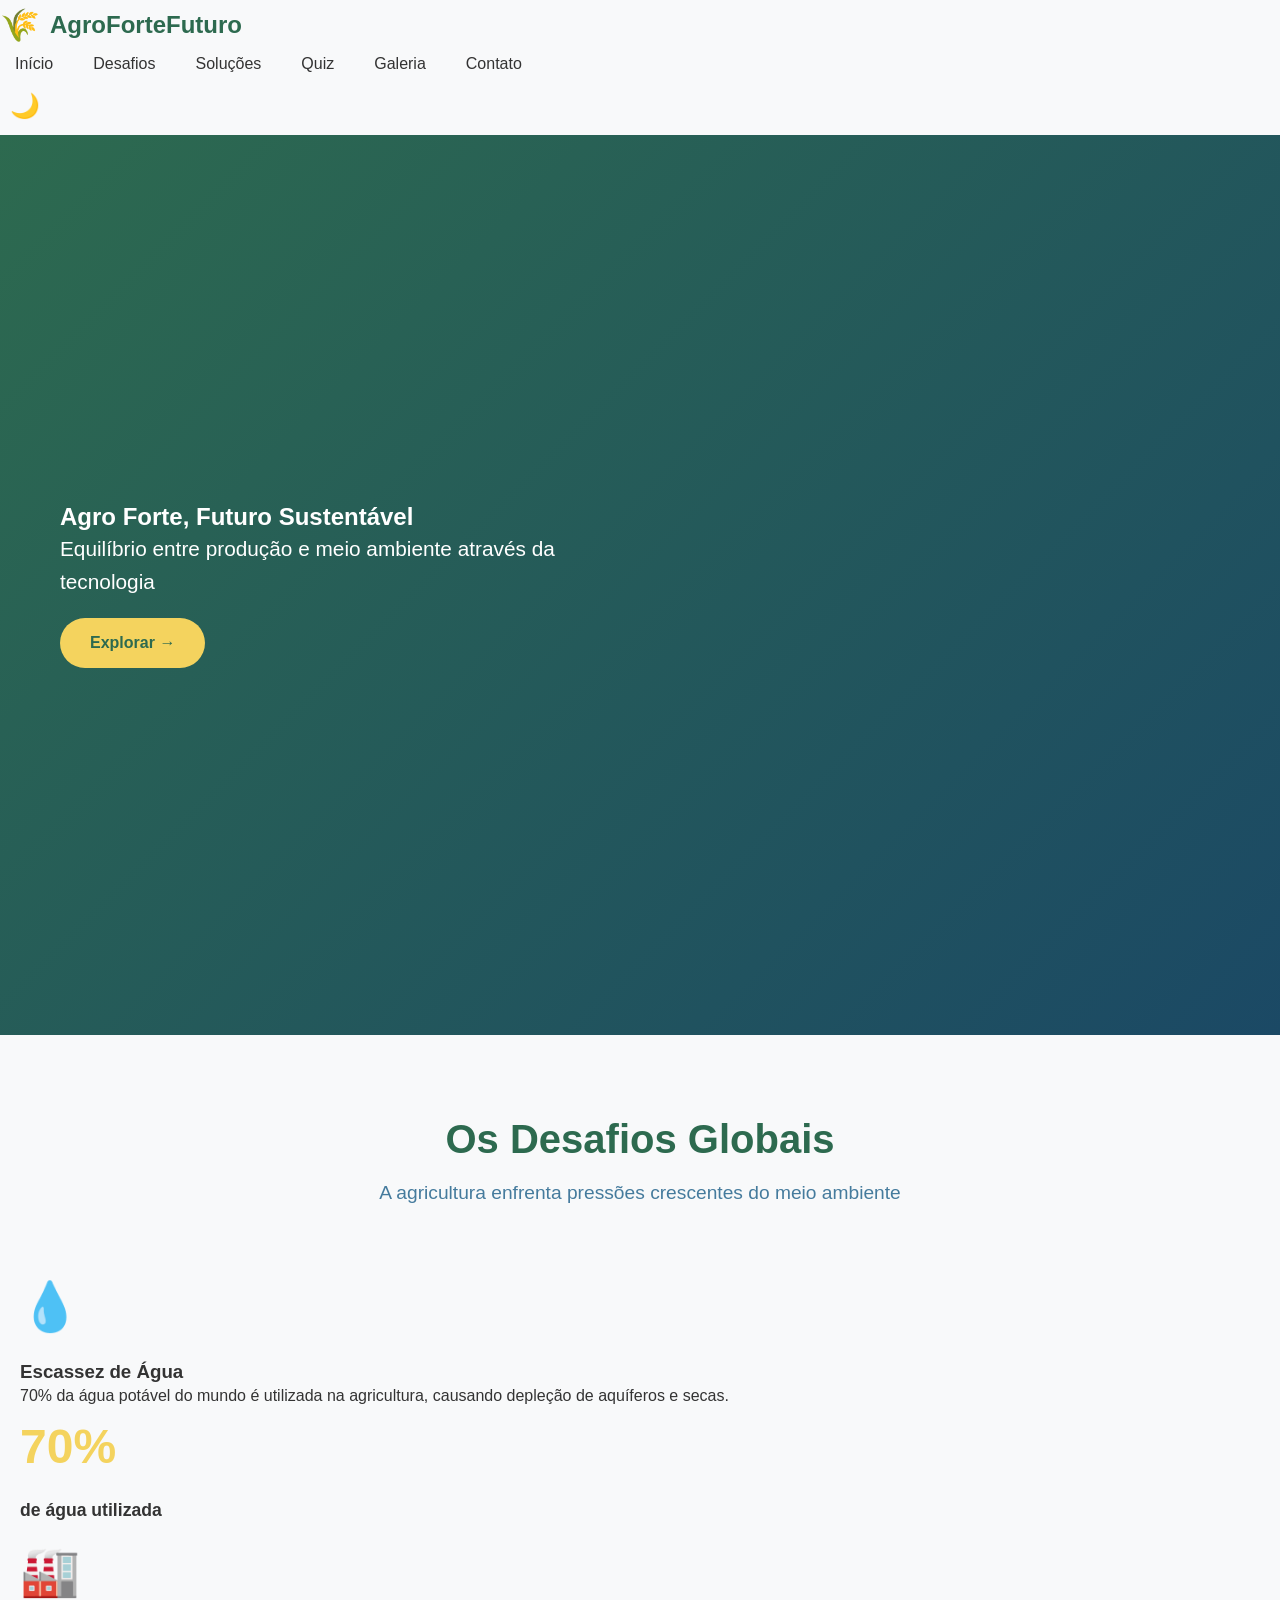
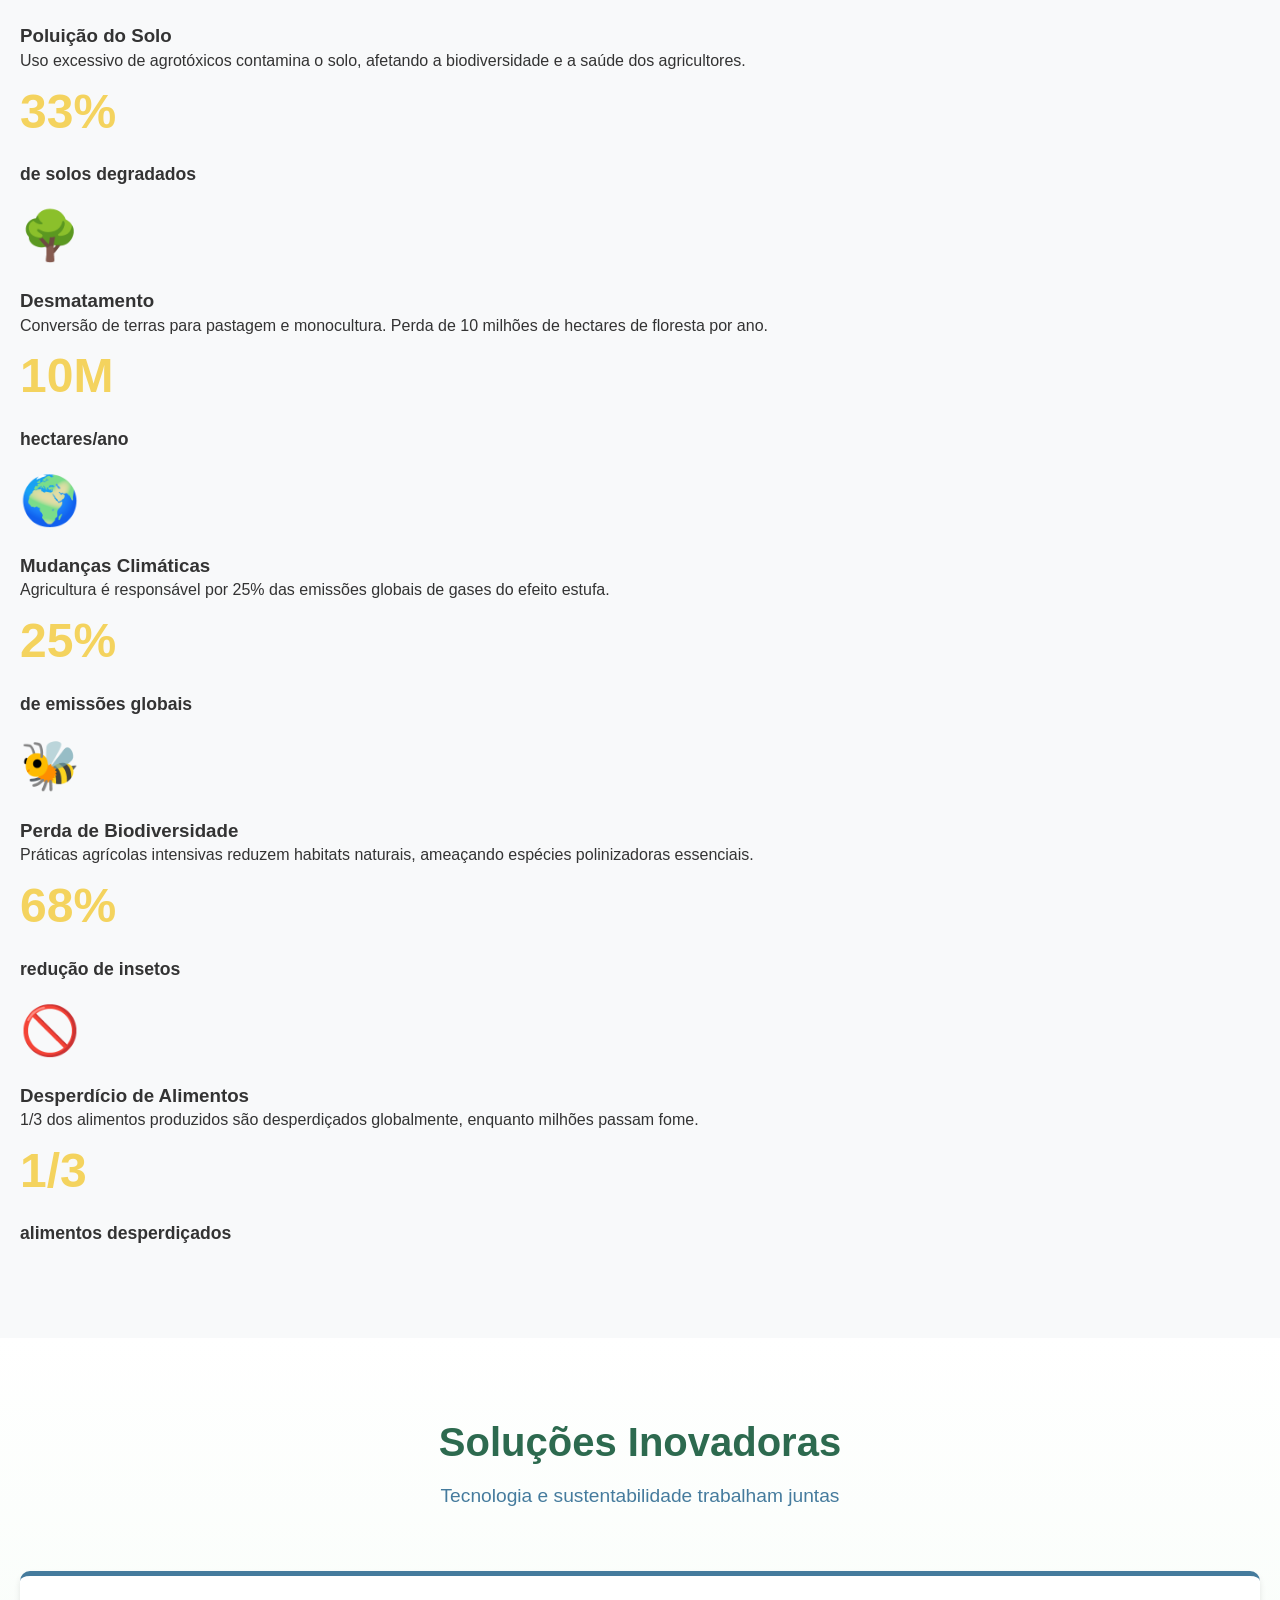
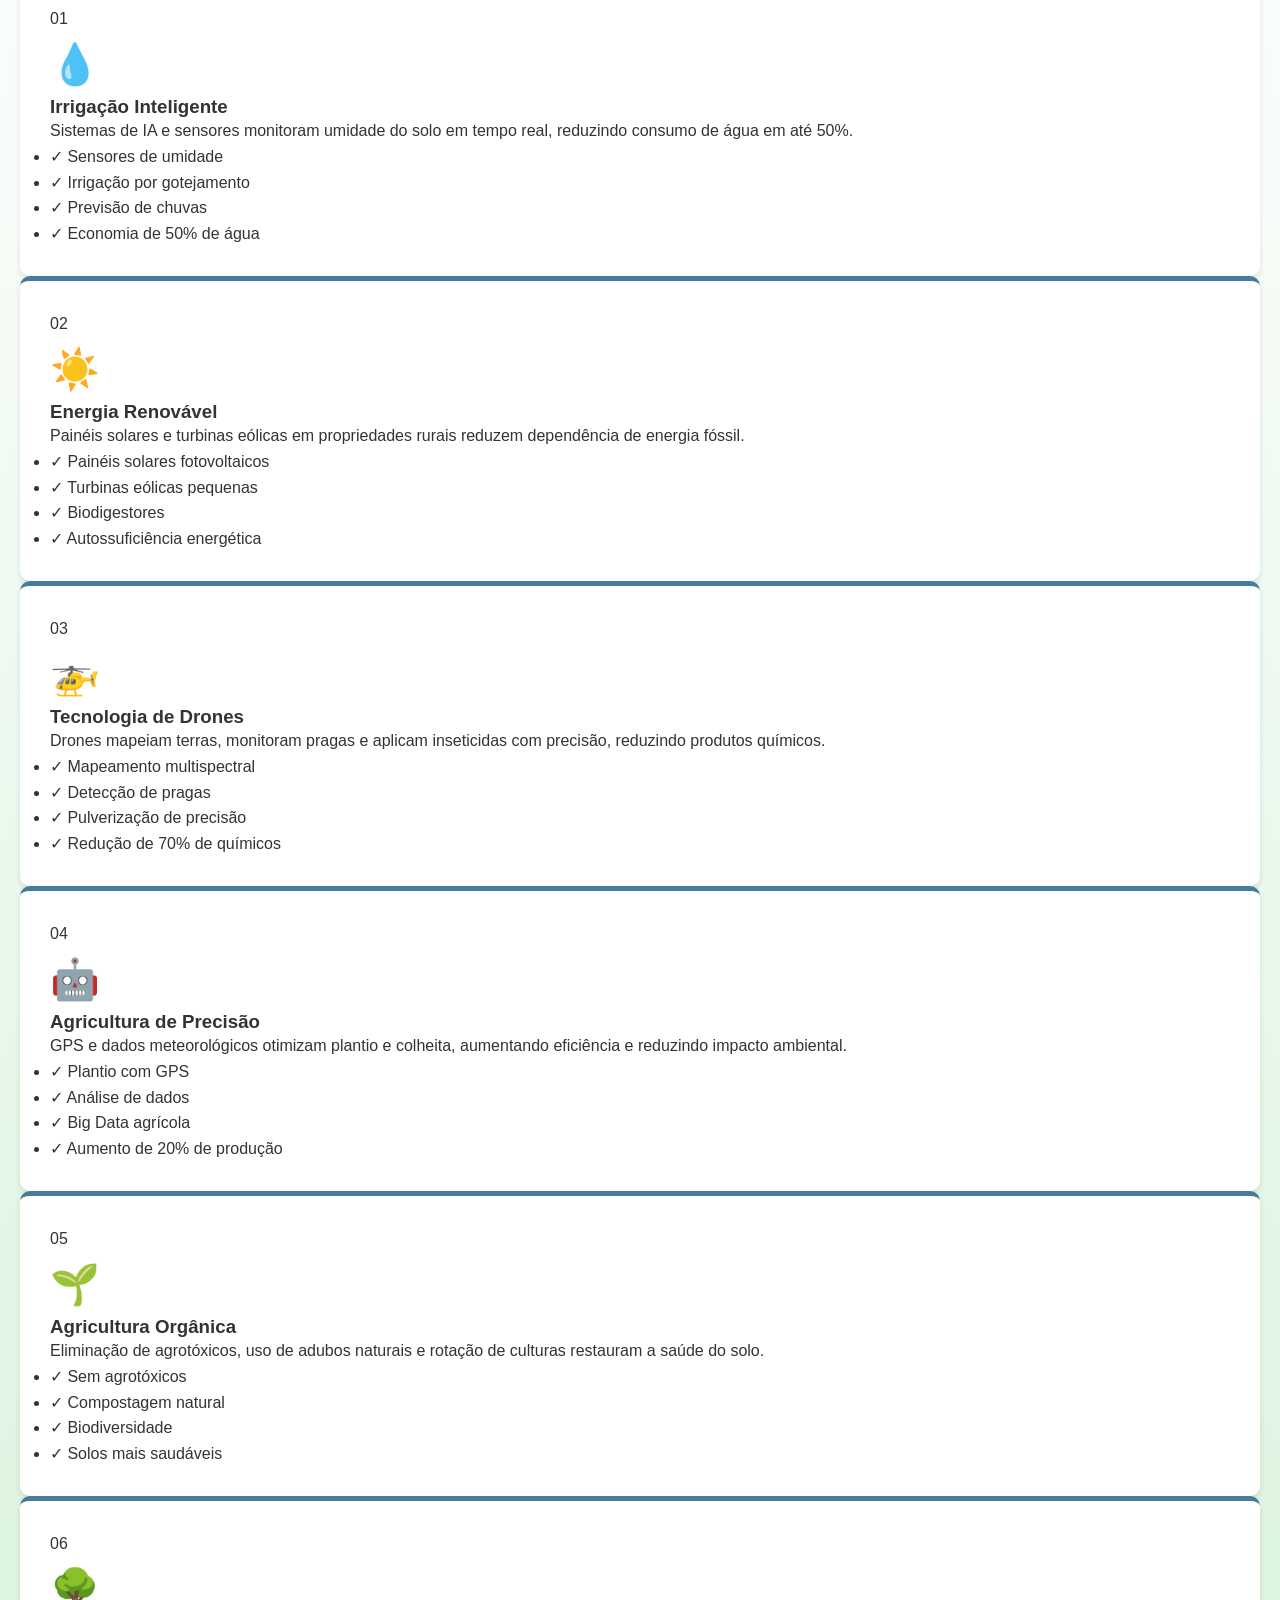
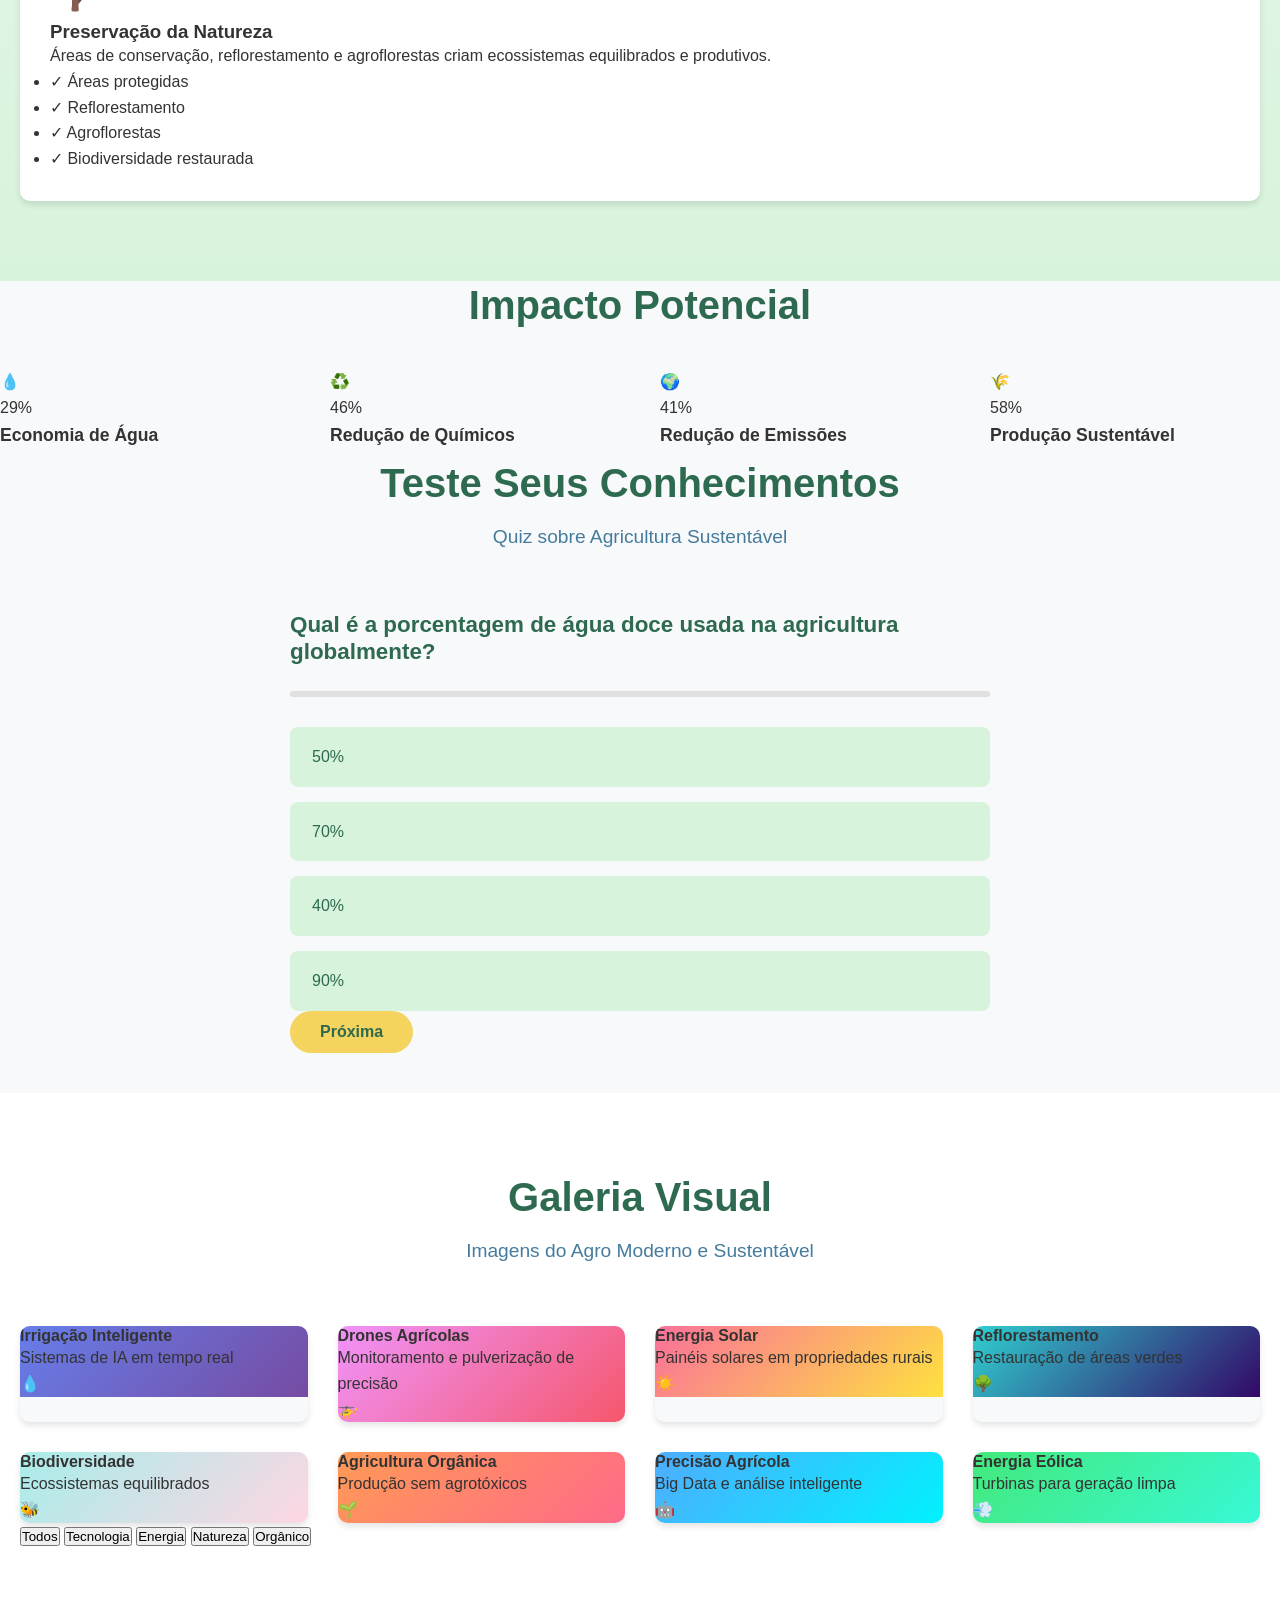
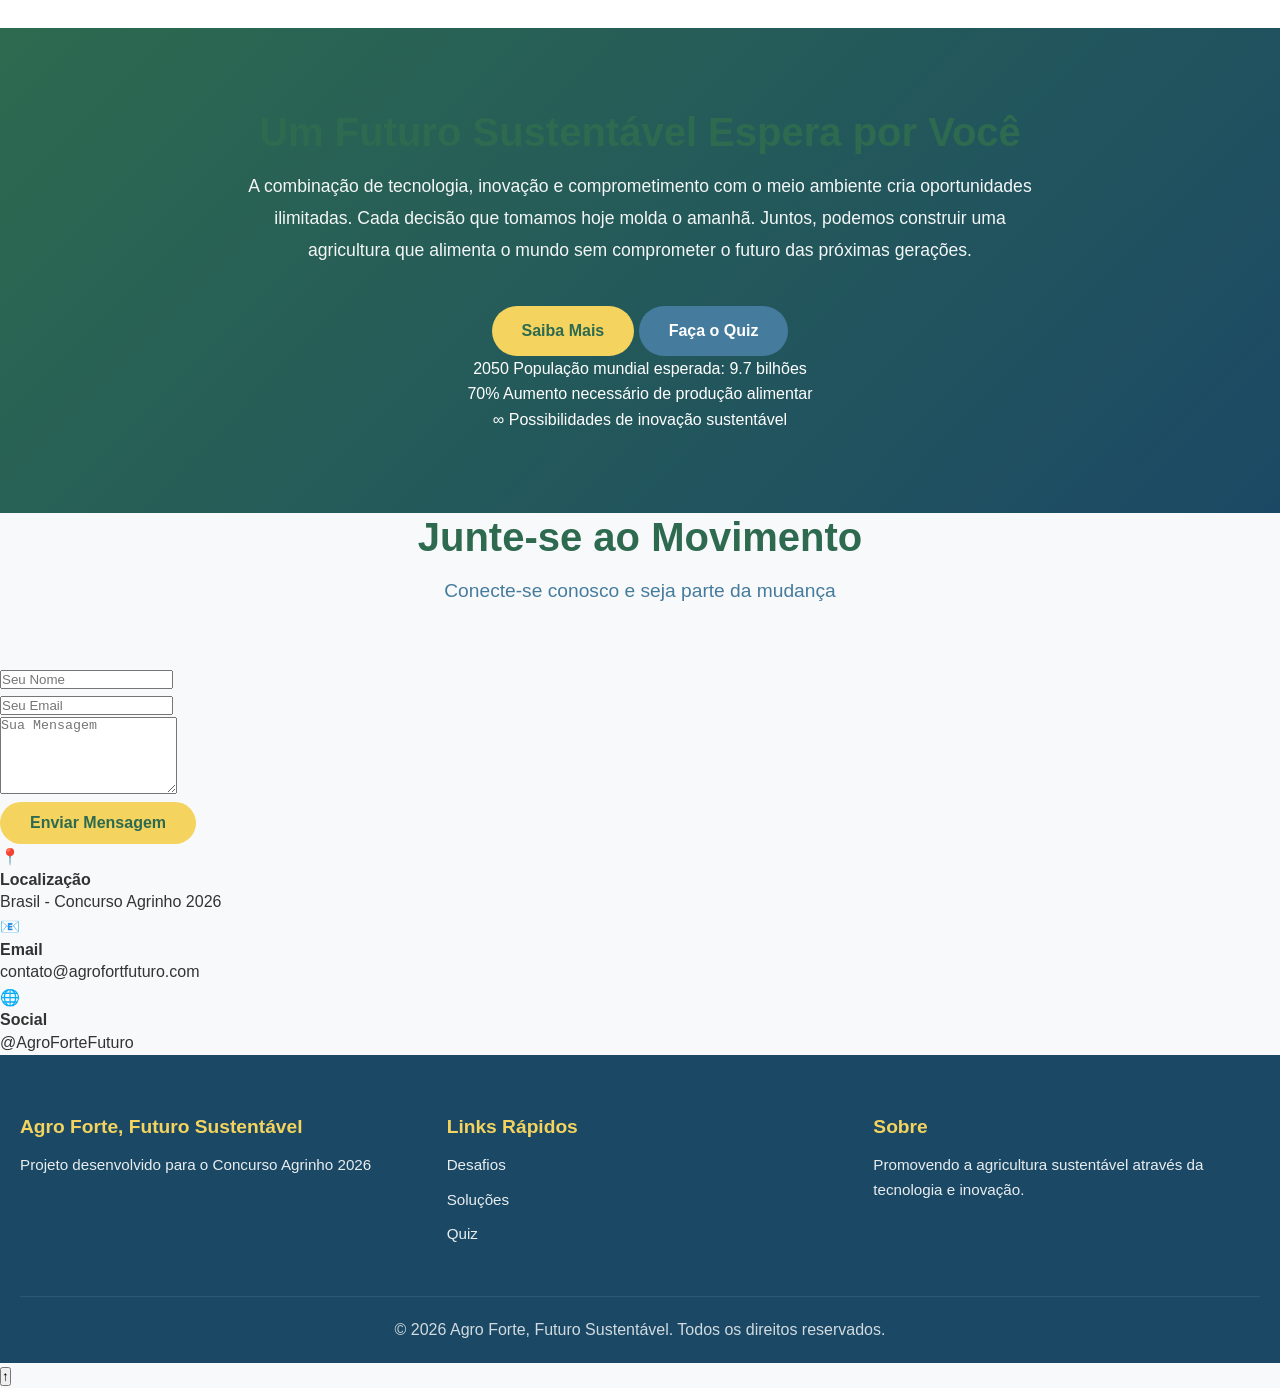
<file: index.html>
<!DOCTYPE html>
<html lang="pt-BR">
<head>
    <meta charset="UTF-8">
    <meta name="viewport" content="width=device-width, initial-scale=1.0">
    <meta name="description" content="Agro Forte, Futuro Sustentável - Concurso Agrinho 2026">
    <title>Agro Forte, Futuro Sustentável | Concurso Agrinho 2026</title>
    <link rel="stylesheet" href="style.css">
    <link rel="icon" type="image/svg+xml" href="data:image/svg+xml,<svg xmlns='http://www.w3.org/2000/svg' viewBox='0 0 100 100'><text y='75' font-size='75' fill='%2327ae60'>🌾</text></svg>">
</head>
<body>
    <!-- Navigation -->
    <nav class="navbar">
        <div class="nav-container">
            <div class="logo">
                <span class="logo-icon">🌾</span>
                <span class="logo-text">AgroForteFuturo</span>
            </div>
            <div class="nav-toggle" id="navToggle">
                <span></span>
                <span></span>
                <span></span>
            </div>
            <ul class="nav-menu" id="navMenu">
                <li><a href="#hero" class="nav-link">Início</a></li>
                <li><a href="#problema" class="nav-link">Desafios</a></li>
                <li><a href="#solucoes" class="nav-link">Soluções</a></li>
                <li><a href="#quiz" class="nav-link">Quiz</a></li>
                <li><a href="#galeria" class="nav-link">Galeria</a></li>
                <li><a href="#contato" class="nav-link">Contato</a></li>
            </ul>
            <div class="theme-toggle" id="themeToggle" title="Alternar tema">
                <span class="theme-icon">🌙</span>
            </div>
        </div>
    </nav>

    <!-- Hero Section -->
    <section id="hero" class="hero">
        <div class="stars"></div>
        <div class="hero-content">
            <div class="hero-text">
                <h1 class="hero-title" data-text="Agro Forte, Futuro Sustentável">
                    Agro Forte, Futuro Sustentável
                </h1>
                <p class="hero-subtitle">Equilíbrio entre produção e meio ambiente através da tecnologia</p>
                <a href="#problema" class="btn btn-primary btn-large">
                    <span>Explorar</span>
                    <span class="btn-arrow">→</span>
                </a>
            </div>
            <div class="hero-animation">
                <div class="field-animation">
                    <div class="plant plant-1"></div>
                    <div class="plant plant-2"></div>
                    <div class="plant plant-3"></div>
                    <div class="plant plant-4"></div>
                    <div class="plant plant-5"></div>
                    <div class="sun"></div>
                    <div class="cloud cloud-1"></div>
                    <div class="cloud cloud-2"></div>
                </div>
            </div>
        </div>
    </section>

    <!-- Problema Section -->
    <section id="problema" class="problema">
        <div class="section-header">
            <h2 class="section-title">Os Desafios Globais</h2>
            <p class="section-subtitle">A agricultura enfrenta pressões crescentes do meio ambiente</p>
        </div>

        <div class="problemas-grid">
            <div class="card-problema" data-aos="fade-up">
                <div class="card-icon">💧</div>
                <h3>Escassez de Água</h3>
                <p>70% da água potável do mundo é utilizada na agricultura, causando depleção de aquíferos e secas.</p>
                <div class="card-stat">
                    <span class="stat-number">70%</span>
                    <span class="stat-label">de água utilizada</span>
                </div>
            </div>

            <div class="card-problema" data-aos="fade-up">
                <div class="card-icon">🏭</div>
                <h3>Poluição do Solo</h3>
                <p>Uso excessivo de agrotóxicos contamina o solo, afetando a biodiversidade e a saúde dos agricultores.</p>
                <div class="card-stat">
                    <span class="stat-number">33%</span>
                    <span class="stat-label">de solos degradados</span>
                </div>
            </div>

            <div class="card-problema" data-aos="fade-up">
                <div class="card-icon">🌳</div>
                <h3>Desmatamento</h3>
                <p>Conversão de terras para pastagem e monocultura. Perda de 10 milhões de hectares de floresta por ano.</p>
                <div class="card-stat">
                    <span class="stat-number">10M</span>
                    <span class="stat-label">hectares/ano</span>
                </div>
            </div>

            <div class="card-problema" data-aos="fade-up">
                <div class="card-icon">🌍</div>
                <h3>Mudanças Climáticas</h3>
                <p>Agricultura é responsável por 25% das emissões globais de gases do efeito estufa.</p>
                <div class="card-stat">
                    <span class="stat-number">25%</span>
                    <span class="stat-label">de emissões globais</span>
                </div>
            </div>

            <div class="card-problema" data-aos="fade-up">
                <div class="card-icon">🐝</div>
                <h3>Perda de Biodiversidade</h3>
                <p>Práticas agrícolas intensivas reduzem habitats naturais, ameaçando espécies polinizadoras essenciais.</p>
                <div class="card-stat">
                    <span class="stat-number">68%</span>
                    <span class="stat-label">redução de insetos</span>
                </div>
            </div>

            <div class="card-problema" data-aos="fade-up">
                <div class="card-icon">🚫</div>
                <h3>Desperdício de Alimentos</h3>
                <p>1/3 dos alimentos produzidos são desperdiçados globalmente, enquanto milhões passam fome.</p>
                <div class="card-stat">
                    <span class="stat-number">1/3</span>
                    <span class="stat-label">alimentos desperdiçados</span>
                </div>
            </div>
        </div>
    </section>

    <!-- Solucoes Section -->
    <section id="solucoes" class="solucoes">
        <div class="section-header">
            <h2 class="section-title">Soluções Inovadoras</h2>
            <p class="section-subtitle">Tecnologia e sustentabilidade trabalham juntas</p>
        </div>

        <div class="solucoes-container">
            <div class="solucao-card" data-aos="fade-right">
                <div class="solucao-number">01</div>
                <div class="solucao-icon">💧</div>
                <h3>Irrigação Inteligente</h3>
                <p>Sistemas de IA e sensores monitoram umidade do solo em tempo real, reduzindo consumo de água em até 50%.</p>
                <ul class="solucao-features">
                    <li>✓ Sensores de umidade</li>
                    <li>✓ Irrigação por gotejamento</li>
                    <li>✓ Previsão de chuvas</li>
                    <li>✓ Economia de 50% de água</li>
                </ul>
            </div>

            <div class="solucao-card" data-aos="fade-right">
                <div class="solucao-number">02</div>
                <div class="solucao-icon">☀️</div>
                <h3>Energia Renovável</h3>
                <p>Painéis solares e turbinas eólicas em propriedades rurais reduzem dependência de energia fóssil.</p>
                <ul class="solucao-features">
                    <li>✓ Painéis solares fotovoltaicos</li>
                    <li>✓ Turbinas eólicas pequenas</li>
                    <li>✓ Biodigestores</li>
                    <li>✓ Autossuficiência energética</li>
                </ul>
            </div>

            <div class="solucao-card" data-aos="fade-right">
                <div class="solucao-number">03</div>
                <div class="solucao-icon">🚁</div>
                <h3>Tecnologia de Drones</h3>
                <p>Drones mapeiam terras, monitoram pragas e aplicam inseticidas com precisão, reduzindo produtos químicos.</p>
                <ul class="solucao-features">
                    <li>✓ Mapeamento multispectral</li>
                    <li>✓ Detecção de pragas</li>
                    <li>✓ Pulverização de precisão</li>
                    <li>✓ Redução de 70% de químicos</li>
                </ul>
            </div>

            <div class="solucao-card" data-aos="fade-right">
                <div class="solucao-number">04</div>
                <div class="solucao-icon">🤖</div>
                <h3>Agricultura de Precisão</h3>
                <p>GPS e dados meteorológicos otimizam plantio e colheita, aumentando eficiência e reduzindo impacto ambiental.</p>
                <ul class="solucao-features">
                    <li>✓ Plantio com GPS</li>
                    <li>✓ Análise de dados</li>
                    <li>✓ Big Data agrícola</li>
                    <li>✓ Aumento de 20% de produção</li>
                </ul>
            </div>

            <div class="solucao-card" data-aos="fade-right">
                <div class="solucao-number">05</div>
                <div class="solucao-icon">🌱</div>
                <h3>Agricultura Orgânica</h3>
                <p>Eliminação de agrotóxicos, uso de adubos naturais e rotação de culturas restauram a saúde do solo.</p>
                <ul class="solucao-features">
                    <li>✓ Sem agrotóxicos</li>
                    <li>✓ Compostagem natural</li>
                    <li>✓ Biodiversidade</li>
                    <li>✓ Solos mais saudáveis</li>
                </ul>
            </div>

            <div class="solucao-card" data-aos="fade-right">
                <div class="solucao-number">06</div>
                <div class="solucao-icon">🌳</div>
                <h3>Preservação da Natureza</h3>
                <p>Áreas de conservação, reflorestamento e agroflorestas criam ecossistemas equilibrados e produtivos.</p>
                <ul class="solucao-features">
                    <li>✓ Áreas protegidas</li>
                    <li>✓ Reflorestamento</li>
                    <li>✓ Agroflorestas</li>
                    <li>✓ Biodiversidade restaurada</li>
                </ul>
            </div>
        </div>
    </section>

    <!-- Estatísticas Section -->
    <section id="stats" class="stats">
        <h2 class="section-title">Impacto Potencial</h2>
        <div class="stats-grid">
            <div class="stat-box" data-target="50">
                <div class="stat-icon">💧</div>
                <div class="stat-value"><span class="counter">0</span>%</div>
                <div class="stat-label">Economia de Água</div>
            </div>
            <div class="stat-box" data-target="80">
                <div class="stat-icon">♻️</div>
                <div class="stat-value"><span class="counter">0</span>%</div>
                <div class="stat-label">Redução de Químicos</div>
            </div>
            <div class="stat-box" data-target="70">
                <div class="stat-icon">🌍</div>
                <div class="stat-value"><span class="counter">0</span>%</div>
                <div class="stat-label">Redução de Emissões</div>
            </div>
            <div class="stat-box" data-target="100">
                <div class="stat-icon">🌾</div>
                <div class="stat-value"><span class="counter">0</span>%</div>
                <div class="stat-label">Produção Sustentável</div>
            </div>
        </div>
    </section>

    <!-- Quiz Section -->
    <section id="quiz" class="quiz">
        <div class="section-header">
            <h2 class="section-title">Teste Seus Conhecimentos</h2>
            <p class="section-subtitle">Quiz sobre Agricultura Sustentável</p>
        </div>

        <div class="quiz-container">
            <div class="quiz-content" id="quizContent">
                <div class="quiz-header">
                    <h3 id="quizQuestion"></h3>
                    <div class="quiz-progress">
                        <span id="questionNumber"></span>/<span id="totalQuestions"></span>
                    </div>
                </div>

                <div class="quiz-options" id="quizOptions"></div>

                <div class="quiz-actions">
                    <button class="btn btn-secondary" id="prevBtn" style="display: none;">Anterior</button>
                    <button class="btn btn-primary" id="nextBtn">Próxima</button>
                </div>
            </div>

            <div class="quiz-result" id="quizResult" style="display: none;">
                <div class="result-icon" id="resultIcon">🎉</div>
                <h3 id="resultTitle"></h3>
                <p id="resultMessage"></p>
                <div class="result-score">
                    <div class="score-circle">
                        <span class="score-value" id="scoreValue">0</span>%
                    </div>
                </div>
                <button class="btn btn-primary" onclick="resetQuiz()">Tentar Novamente</button>
            </div>
        </div>
    </section>

    <!-- Galeria Section -->
    <section id="galeria" class="galeria">
        <div class="section-header">
            <h2 class="section-title">Galeria Visual</h2>
            <p class="section-subtitle">Imagens do Agro Moderno e Sustentável</p>
        </div>

        <div class="galeria-grid">
            <div class="galeria-item" data-category="tecnologia">
                <div class="galeria-image" style="background: linear-gradient(135deg, #667eea 0%, #764ba2 100%);">
                    <div class="galeria-overlay">
                        <h4>Irrigação Inteligente</h4>
                        <p>Sistemas de IA em tempo real</p>
                    </div>
                    <div class="galeria-icon">💧</div>
                </div>
            </div>

            <div class="galeria-item" data-category="tecnologia">
                <div class="galeria-image" style="background: linear-gradient(135deg, #f093fb 0%, #f5576c 100%);">
                    <div class="galeria-overlay">
                        <h4>Drones Agrícolas</h4>
                        <p>Monitoramento e pulverização de precisão</p>
                    </div>
                    <div class="galeria-icon">🚁</div>
                </div>
            </div>

            <div class="galeria-item" data-category="energia">
                <div class="galeria-image" style="background: linear-gradient(135deg, #fa709a 0%, #fee140 100%);">
                    <div class="galeria-overlay">
                        <h4>Energia Solar</h4>
                        <p>Painéis solares em propriedades rurais</p>
                    </div>
                    <div class="galeria-icon">☀️</div>
                </div>
            </div>

            <div class="galeria-item" data-category="natureza">
                <div class="galeria-image" style="background: linear-gradient(135deg, #30cfd0 0%, #330867 100%);">
                    <div class="galeria-overlay">
                        <h4>Reflorestamento</h4>
                        <p>Restauração de áreas verdes</p>
                    </div>
                    <div class="galeria-icon">🌳</div>
                </div>
            </div>

            <div class="galeria-item" data-category="natureza">
                <div class="galeria-image" style="background: linear-gradient(135deg, #a8edea 0%, #fed6e3 100%);">
                    <div class="galeria-overlay">
                        <h4>Biodiversidade</h4>
                        <p>Ecossistemas equilibrados</p>
                    </div>
                    <div class="galeria-icon">🐝</div>
                </div>
            </div>

            <div class="galeria-item" data-category="organico">
                <div class="galeria-image" style="background: linear-gradient(135deg, #ff9a56 0%, #ff6a88 100%);">
                    <div class="galeria-overlay">
                        <h4>Agricultura Orgânica</h4>
                        <p>Produção sem agrotóxicos</p>
                    </div>
                    <div class="galeria-icon">🌱</div>
                </div>
            </div>

            <div class="galeria-item" data-category="tecnologia">
                <div class="galeria-image" style="background: linear-gradient(135deg, #4facfe 0%, #00f2fe 100%);">
                    <div class="galeria-overlay">
                        <h4>Precisão Agrícola</h4>
                        <p>Big Data e análise inteligente</p>
                    </div>
                    <div class="galeria-icon">🤖</div>
                </div>
            </div>

            <div class="galeria-item" data-category="energia">
                <div class="galeria-image" style="background: linear-gradient(135deg, #43e97b 0%, #38f9d7 100%);">
                    <div class="galeria-overlay">
                        <h4>Energia Eólica</h4>
                        <p>Turbinas para geração limpa</p>
                    </div>
                    <div class="galeria-icon">💨</div>
                </div>
            </div>
        </div>

        <div class="galeria-filters">
            <button class="filter-btn active" data-filter="all">Todos</button>
            <button class="filter-btn" data-filter="tecnologia">Tecnologia</button>
            <button class="filter-btn" data-filter="energia">Energia</button>
            <button class="filter-btn" data-filter="natureza">Natureza</button>
            <button class="filter-btn" data-filter="organico">Orgânico</button>
        </div>
    </section>

    <!-- Futuro Section -->
    <section id="futuro" class="futuro">
        <div class="futuro-content">
            <h2 class="section-title">Um Futuro Sustentável Espera por Você</h2>
            <p class="futuro-text">
                A combinação de tecnologia, inovação e comprometimento com o meio ambiente cria oportunidades ilimitadas. 
                Cada decisão que tomamos hoje molda o amanhã. Juntos, podemos construir uma agricultura que alimenta o mundo 
                sem comprometer o futuro das próximas gerações.
            </p>
            
            <div class="futuro-actions">
                <a href="#problema" class="btn btn-primary btn-large">
                    Saiba Mais
                </a>
                <a href="#quiz" class="btn btn-secondary btn-large">
                    Faça o Quiz
                </a>
            </div>

            <div class="futuro-stats">
                <div class="futuro-stat">
                    <span class="futuro-number">2050</span>
                    <span class="futuro-label">População mundial esperada: 9.7 bilhões</span>
                </div>
                <div class="futuro-stat">
                    <span class="futuro-number">70%</span>
                    <span class="futuro-label">Aumento necessário de produção alimentar</span>
                </div>
                <div class="futuro-stat">
                    <span class="futuro-number">∞</span>
                    <span class="futuro-label">Possibilidades de inovação sustentável</span>
                </div>
            </div>
        </div>

        <div class="futuro-animation">
            <div class="earth"></div>
        </div>
    </section>

    <!-- Contato Section -->
    <section id="contato" class="contato">
        <div class="section-header">
            <h2 class="section-title">Junte-se ao Movimento</h2>
            <p class="section-subtitle">Conecte-se conosco e seja parte da mudança</p>
        </div>

        <div class="contato-container">
            <form class="contato-form" id="contactForm">
                <div class="form-group">
                    <input type="text" placeholder="Seu Nome" required class="form-input">
                    <span class="form-line"></span>
                </div>

                <div class="form-group">
                    <input type="email" placeholder="Seu Email" required class="form-input">
                    <span class="form-line"></span>
                </div>

                <div class="form-group">
                    <textarea placeholder="Sua Mensagem" rows="5" required class="form-input"></textarea>
                    <span class="form-line"></span>
                </div>

                <button type="submit" class="btn btn-primary btn-large">
                    Enviar Mensagem
                </button>
            </form>

            <div class="contato-info">
                <div class="info-item">
                    <div class="info-icon">📍</div>
                    <div class="info-content">
                        <h4>Localização</h4>
                        <p>Brasil - Concurso Agrinho 2026</p>
                    </div>
                </div>

                <div class="info-item">
                    <div class="info-icon">📧</div>
                    <div class="info-content">
                        <h4>Email</h4>
                        <p>contato@agrofortfuturo.com</p>
                    </div>
                </div>

                <div class="info-item">
                    <div class="info-icon">🌐</div>
                    <div class="info-content">
                        <h4>Social</h4>
                        <p>@AgroForteFuturo</p>
                    </div>
                </div>
            </div>
        </div>
    </section>

    <!-- Footer -->
    <footer class="footer">
        <div class="footer-content">
            <div class="footer-section">
                <h4>Agro Forte, Futuro Sustentável</h4>
                <p>Projeto desenvolvido para o Concurso Agrinho 2026</p>
            </div>
            <div class="footer-section">
                <h4>Links Rápidos</h4>
                <ul>
                    <li><a href="#problema">Desafios</a></li>
                    <li><a href="#solucoes">Soluções</a></li>
                    <li><a href="#quiz">Quiz</a></li>
                </ul>
            </div>
            <div class="footer-section">
                <h4>Sobre</h4>
                <p>Promovendo a agricultura sustentável através da tecnologia e inovação.</p>
            </div>
        </div>
        <div class="footer-bottom">
            <p>&copy; 2026 Agro Forte, Futuro Sustentável. Todos os direitos reservados.</p>
        </div>
    </footer>

    <!-- Scroll to Top Button -->
    <button class="scroll-to-top" id="scrollToTop" title="Voltar ao topo">
        ↑
    </button>

    <!-- Scripts -->
    <script src="script.js"></script>
</body>
</html>
</file>
<file: style.css>
/* ========================================
   AGRINHO 2026 - ESTILOS GLOBAIS
   ======================================== */

* {
    margin: 0;
    padding: 0;
    box-sizing: border-box;
}

/* Cores e Variáveis */
:root {
    --cor-verde: #2d6a4f;
    --cor-verde-claro: #52b788;
    --cor-verde-muito-claro: #d8f3dc;
    --cor-azul: #1b4965;
    --cor-azul-claro: #457b9d;
    --cor-amarelo: #f4d35e;
    --cor-branco: #ffffff;
    --cor-cinza-claro: #f8f9fa;
    --cor-cinza-escuro: #333333;
    --sombra-suave: 0 4px 6px rgba(0, 0, 0, 0.1);
    --sombra-media: 0 10px 30px rgba(0, 0, 0, 0.15);
    --transicao: all 0.3s ease;
}

/* Dark Mode */
body.dark-mode {
    --cor-cinza-claro: #1a1a1a;
    --cor-cinza-escuro: #e0e0e0;
}

/* Fontes e Tipografia */
html {
    scroll-behavior: smooth;
    font-size: 16px;
}

body {
    font-family: 'Segoe UI', Tahoma, Geneva, Verdana, sans-serif;
    line-height: 1.6;
    color: var(--cor-cinza-escuro);
    background-color: var(--cor-cinza-claro);
    transition: var(--transicao);
}

h1, h2, h3, h4, h5, h6 {
    font-weight: 700;
    line-height: 1.2;
}

/* Container Reutilizável */
.container {
    max-width: 1200px;
    margin: 0 auto;
    padding: 0 20px;
}

/* ========================================
   NAVEGAÇÃO
   ======================================== */

.header {
    position: sticky;
    top: 0;
    z-index: 1000;
    background-color: var(--cor-branco);
    box-shadow: var(--sombra-suave);
    transition: var(--transicao);
}

body.dark-mode .header {
    background-color: #0a0a0a;
    box-shadow: 0 4px 6px rgba(255, 255, 255, 0.1);
}

.navbar {
    padding: 0;
}

.navbar-container {
    display: flex;
    justify-content: space-between;
    align-items: center;
    padding: 15px 20px;
    max-width: 1200px;
    margin: 0 auto;
}

.logo {
    display: flex;
    align-items: center;
    gap: 10px;
    text-decoration: none;
    color: var(--cor-verde);
    font-size: 24px;
    font-weight: 700;
}

.logo-icon {
    font-size: 32px;
}

.logo h1 {
    font-size: 24px;
    margin: 0;
    color: var(--cor-verde);
}

.nav-menu {
    display: flex;
    list-style: none;
    align-items: center;
    gap: 10px;
}

.nav-link {
    color: var(--cor-cinza-escuro);
    text-decoration: none;
    padding: 10px 15px;
    border-radius: 5px;
    transition: var(--transicao);
    font-weight: 500;
}

body.dark-mode .nav-link {
    color: var(--cor-cinza-claro);
}

.nav-link:hover {
    background-color: var(--cor-verde-muito-claro);
    color: var(--cor-verde);
}

body.dark-mode .nav-link:hover {
    background-color: rgba(82, 183, 136, 0.2);
}

.theme-toggle, .menu-toggle {
    background: none;
    border: none;
    font-size: 24px;
    cursor: pointer;
    transition: var(--transicao);
    padding: 10px;
}

.theme-toggle:hover, .menu-toggle:hover {
    transform: scale(1.2);
}

.menu-toggle {
    display: none;
    flex-direction: column;
    gap: 5px;
}

.menu-toggle span {
    width: 25px;
    height: 3px;
    background-color: var(--cor-verde);
    border-radius: 2px;
    transition: var(--transicao);
}

/* Menu Mobile */
@media (max-width: 768px) {
    .menu-toggle {
        display: flex;
    }

    .nav-menu {
        position: absolute;
        top: 70px;
        left: 0;
        right: 0;
        flex-direction: column;
        background-color: var(--cor-branco);
        gap: 0;
        max-height: 0;
        overflow: hidden;
        transition: max-height 0.3s ease;
    }

    body.dark-mode .nav-menu {
        background-color: #1a1a1a;
    }

    .nav-menu.ativo {
        max-height: 500px;
    }

    .nav-link {
        width: 100%;
        padding: 15px 20px;
        border-radius: 0;
    }
}

/* ========================================
   SEÇÃO HERO
   ======================================== */

.hero {
    position: relative;
    height: 100vh;
    display: flex;
    align-items: center;
    justify-content: center;
    background: linear-gradient(135deg, var(--cor-verde) 0%, var(--cor-azul) 100%);
    color: var(--cor-branco);
    overflow: hidden;
}

.animated-background {
    position: absolute;
    top: 0;
    left: 0;
    right: 0;
    bottom: 0;
    background: 
        radial-gradient(circle at 20% 50%, rgba(82, 183, 136, 0.1) 0%, transparent 50%),
        radial-gradient(circle at 80% 80%, rgba(244, 211, 94, 0.1) 0%, transparent 50%);
    animation: floatBackground 15s ease-in-out infinite;
}

@keyframes floatBackground {
    0%, 100% { transform: translate(0, 0); }
    50% { transform: translate(20px, -20px); }
}

.hero-content {
    position: relative;
    z-index: 10;
    display: grid;
    grid-template-columns: 1fr 1fr;
    gap: 50px;
    align-items: center;
    max-width: 1200px;
    margin: 0 auto;
    padding: 0 20px;
}

.hero-text h2 {
    font-size: 3.5rem;
    line-height: 1.2;
    margin-bottom: 20px;
    animation: slideInLeft 0.8s ease-out;
}

.hero-subtitle {
    font-size: 1.3rem;
    margin-bottom: 20px;
    opacity: 0.95;
    animation: slideInLeft 0.8s ease-out 0.1s both;
}

.hero-description {
    font-size: 1.1rem;
    margin-bottom: 30px;
    opacity: 0.9;
    line-height: 1.8;
    animation: slideInLeft 0.8s ease-out 0.2s both;
}

.floating-elements {
    display: flex;
    justify-content: center;
    align-items: center;
    height: 400px;
    position: relative;
    animation: slideInRight 0.8s ease-out;
}

.float-item {
    position: absolute;
    font-size: 80px;
    animation: float 4s ease-in-out infinite;
}

@keyframes slideInLeft {
    from {
        opacity: 0;
        transform: translateX(-50px);
    }
    to {
        opacity: 1;
        transform: translateX(0);
    }
}

@keyframes slideInRight {
    from {
        opacity: 0;
        transform: translateX(50px);
    }
    to {
        opacity: 1;
        transform: translateX(0);
    }
}

@keyframes float {
    0%, 100% { transform: translateY(0px); }
    50% { transform: translateY(-30px); }
}

/* Botão */
.btn {
    padding: 12px 30px;
    border: none;
    border-radius: 50px;
    font-size: 1rem;
    font-weight: 600;
    cursor: pointer;
    transition: var(--transicao);
    text-decoration: none;
    display: inline-block;
}

.btn-primary {
    background-color: var(--cor-amarelo);
    color: var(--cor-verde);
}

.btn-primary:hover {
    background-color: #f9d85f;
    transform: translateY(-3px);
    box-shadow: var(--sombra-media);
}

.btn-secondary {
    background-color: var(--cor-azul-claro);
    color: var(--cor-branco);
}

.btn-secondary:hover {
    background-color: var(--cor-azul);
    transform: translateY(-3px);
    box-shadow: var(--sombra-media);
}

@media (max-width: 768px) {
    .hero {
        height: auto;
        padding: 60px 20px;
    }

    .hero-content {
        grid-template-columns: 1fr;
        gap: 40px;
    }

    .hero-text h2 {
        font-size: 2.5rem;
    }

    .hero-subtitle {
        font-size: 1.1rem;
    }
}

/* ========================================
   SEÇÃO PROBLEMA
   ======================================== */

.problema {
    padding: 80px 20px;
    background-color: var(--cor-cinza-claro);
}

.section-title {
    font-size: 2.5rem;
    text-align: center;
    color: var(--cor-verde);
    margin-bottom: 15px;
}

.section-subtitle {
    font-size: 1.2rem;
    text-align: center;
    color: var(--cor-azul-claro);
    margin-bottom: 60px;
}

.problema-cards {
    display: grid;
    grid-template-columns: repeat(auto-fit, minmax(280px, 1fr));
    gap: 30px;
    margin-top: 40px;
}

.card {
    background-color: var(--cor-branco);
    padding: 30px;
    border-radius: 10px;
    box-shadow: var(--sombra-suave);
    transition: var(--transicao);
    border-left: 5px solid var(--cor-verde);
}

body.dark-mode .card {
    background-color: #2a2a2a;
    color: var(--cor-cinza-claro);
}

.card:hover {
    transform: translateY(-10px);
    box-shadow: var(--sombra-media);
}

.card-icon {
    font-size: 3rem;
    margin-bottom: 15px;
}

.card h3 {
    font-size: 1.4rem;
    margin-bottom: 10px;
    color: var(--cor-verde);
}

body.dark-mode .card h3 {
    color: var(--cor-verde-claro);
}

.card p {
    font-size: 1rem;
    line-height: 1.6;
    margin-bottom: 20px;
    color: var(--cor-cinza-escuro);
}

body.dark-mode .card p {
    color: var(--cor-cinza-claro);
}

.impact-bar {
    width: 100%;
    height: 8px;
    background-color: #e0e0e0;
    border-radius: 5px;
    overflow: hidden;
    margin: 15px 0;
}

body.dark-mode .impact-bar {
    background-color: #444;
}

.impact-fill {
    height: 100%;
    background: linear-gradient(90deg, var(--cor-verde), var(--cor-amarelo));
    border-radius: 5px;
    transition: width 1s ease-out;
}

.impact-text {
    font-size: 0.85rem;
    color: var(--cor-azul-claro);
    font-weight: 600;
}

/* ========================================
   SEÇÃO SOLUÇÕES
   ======================================== */

.solucoes {
    padding: 80px 20px;
    background: linear-gradient(180deg, var(--cor-branco) 0%, var(--cor-verde-muito-claro) 100%);
}

body.dark-mode .solucoes {
    background: linear-gradient(180deg, #1a1a1a 0%, rgba(45, 106, 79, 0.1) 100%);
}

.solucoes-grid {
    display: grid;
    grid-template-columns: repeat(auto-fit, minmax(320px, 1fr));
    gap: 30px;
    margin-top: 40px;
}

.solucao-card {
    background-color: var(--cor-branco);
    padding: 30px;
    border-radius: 10px;
    box-shadow: var(--sombra-suave);
    transition: var(--transicao);
    border-top: 5px solid var(--cor-azul-claro);
}

body.dark-mode .solucao-card {
    background-color: #2a2a2a;
}

.solucao-card:hover {
    transform: translateY(-15px);
    box-shadow: var(--sombra-media);
}

.solucao-header {
    display: flex;
    align-items: center;
    gap: 15px;
    margin-bottom: 20px;
}

.solucao-icon {
    font-size: 2.5rem;
}

.solucao-header h3 {
    font-size: 1.3rem;
    color: var(--cor-verde);
}

body.dark-mode .solucao-header h3 {
    color: var(--cor-verde-claro);
}

.solucao-body p {
    margin-bottom: 20px;
    color: var(--cor-cinza-escuro);
}

body.dark-mode .solucao-body p {
    color: var(--cor-cinza-claro);
}

.beneficios {
    list-style: none;
}

.beneficios li {
    padding: 8px 0;
    color: var(--cor-azul-claro);
    font-weight: 500;
}

/* ========================================
   ESTATÍSTICAS
   ======================================== */

.estatisticas {
    padding: 80px 20px;
    background-color: var(--cor-verde);
    color: var(--cor-branco);
}

.estatisticas .section-title {
    color: var(--cor-amarelo);
}

.estatisticas .section-subtitle {
    color: var(--cor-branco);
    opacity: 0.9;
}

.stats-grid {
    display: grid;
    grid-template-columns: repeat(auto-fit, minmax(250px, 1fr));
    gap: 40px;
    margin-top: 40px;
}

.stat-card {
    text-align: center;
    padding: 30px;
    background-color: rgba(255, 255, 255, 0.1);
    border-radius: 10px;
    transition: var(--transicao);
}

.stat-card:hover {
    background-color: rgba(255, 255, 255, 0.15);
    transform: translateY(-10px);
}

.stat-number {
    font-size: 3rem;
    font-weight: 700;
    color: var(--cor-amarelo);
    display: block;
    margin-bottom: 10px;
}

.stat-label {
    font-size: 1.1rem;
    font-weight: 600;
    margin-bottom: 10px;
    display: block;
}

.stat-card p {
    font-size: 0.95rem;
    opacity: 0.9;
}

/* ========================================
   SEÇÃO INTERATIVA - QUIZ
   ======================================== */

.interativo {
    padding: 80px 20px;
    background-color: var(--cor-cinza-claro);
}

body.dark-mode .interativo {
    background-color: #1a1a1a;
}

.quiz-container {
    max-width: 700px;
    margin: 40px auto;
}

.quiz-card {
    background-color: var(--cor-branco);
    border-radius: 10px;
    box-shadow: var(--sombra-media);
    padding: 40px;
    animation: slideInUp 0.5s ease-out;
}

body.dark-mode .quiz-card {
    background-color: #2a2a2a;
}

@keyframes slideInUp {
    from {
        opacity: 0;
        transform: translateY(30px);
    }
    to {
        opacity: 1;
        transform: translateY(0);
    }
}

.quiz-progress {
    width: 100%;
    height: 6px;
    background-color: #e0e0e0;
    border-radius: 3px;
    overflow: hidden;
    margin-bottom: 30px;
}

body.dark-mode .quiz-progress {
    background-color: #444;
}

.progress-bar {
    height: 100%;
    background: linear-gradient(90deg, var(--cor-verde), var(--cor-azul));
    width: 0%;
    transition: width 0.3s ease;
}

.quiz-content h3 {
    font-size: 1.4rem;
    margin-bottom: 25px;
    color: var(--cor-verde);
}

body.dark-mode .quiz-content h3 {
    color: var(--cor-verde-claro);
}

.quiz-options {
    display: grid;
    gap: 15px;
}

.quiz-option {
    padding: 15px 20px;
    background-color: var(--cor-verde-muito-claro);
    border: 2px solid transparent;
    border-radius: 8px;
    cursor: pointer;
    transition: var(--transicao);
    font-weight: 500;
    color: var(--cor-verde);
}

body.dark-mode .quiz-option {
    background-color: rgba(82, 183, 136, 0.2);
    color: var(--cor-verde-claro);
}

.quiz-option:hover {
    background-color: var(--cor-verde-claro);
    color: var(--cor-branco);
    border-color: var(--cor-verde);
}

.quiz-option.selecionado {
    background-color: var(--cor-verde);
    color: var(--cor-branco);
    border-color: var(--cor-verde);
}

.quiz-option.correto {
    background-color: #52b788;
    color: var(--cor-branco);
}

.quiz-option.incorreto {
    background-color: #d62828;
    color: var(--cor-branco);
}

.quiz-resultado {
    text-align: center;
    animation: slideInUp 0.5s ease-out;
}

.quiz-resultado h3 {
    font-size: 2rem;
    color: var(--cor-verde);
    margin-bottom: 20px;
}

body.dark-mode .quiz-resultado h3 {
    color: var(--cor-verde-claro);
}

.resultado-score {
    font-size: 3rem;
    font-weight: 700;
    color: var(--cor-amarelo);
    margin: 30px 0;
}

/* ========================================
   GALERIA
   ======================================== */

.galeria {
    padding: 80px 20px;
    background-color: var(--cor-branco);
}

body.dark-mode .galeria {
    background-color: #0a0a0a;
}

.galeria-grid {
    display: grid;
    grid-template-columns: repeat(auto-fit, minmax(280px, 1fr));
    gap: 30px;
    margin-top: 40px;
}

.galeria-item {
    background-color: var(--cor-cinza-claro);
    border-radius: 10px;
    overflow: hidden;
    box-shadow: var(--sombra-suave);
    transition: var(--transicao);
    cursor: pointer;
}

body.dark-mode .galeria-item {
    background-color: #2a2a2a;
}

.galeria-item:hover {
    transform: translateY(-15px);
    box-shadow: var(--sombra-media);
}

.galeria-imagem {
    height: 200px;
    display: flex;
    align-items: center;
    justify-content: center;
    position: relative;
    overflow: hidden;
    transition: var(--transicao);
}

.galeria-imagem:hover {
    transform: scale(1.1);
}

.galeria-emoji {
    font-size: 4rem;
}

.galeria-info {
    padding: 20px;
}

.galeria-info h3 {
    font-size: 1.2rem;
    margin-bottom: 10px;
    color: var(--cor-verde);
}

body.dark-mode .galeria-info h3 {
    color: var(--cor-verde-claro);
}

.galeria-info p {
    font-size: 0.95rem;
    color: var(--cor-cinza-escuro);
}

body.dark-mode .galeria-info p {
    color: var(--cor-cinza-claro);
}

/* ========================================
   SEÇÃO INSPIRADORA
   ======================================== */

.futuro {
    padding: 80px 20px;
    background: linear-gradient(135deg, var(--cor-verde) 0%, var(--cor-azul) 100%);
    color: var(--cor-branco);
    text-align: center;
}

.futuro-content {
    max-width: 800px;
    margin: 0 auto;
}

.futuro-title {
    font-size: 2.5rem;
    margin-bottom: 30px;
    color: var(--cor-amarelo);
}

.futuro-text {
    font-size: 1.1rem;
    line-height: 1.8;
    margin-bottom: 40px;
    opacity: 0.95;
}

.cta-destaque {
    font-size: 1.3rem;
    font-weight: 600;
    margin-bottom: 20px;
    color: var(--cor-amarelo);
}

.futuro-cta {
    animation: slideInUp 0.8s ease-out;
}

/* ========================================
   FOOTER
   ======================================== */

.footer {
    background-color: var(--cor-azul);
    color: var(--cor-branco);
    padding: 60px 20px 20px;
}

body.dark-mode .footer {
    background-color: #000;
}

.footer-content {
    display: grid;
    grid-template-columns: repeat(auto-fit, minmax(250px, 1fr));
    gap: 40px;
    margin-bottom: 40px;
}

.footer-section h4 {
    font-size: 1.2rem;
    margin-bottom: 15px;
    color: var(--cor-amarelo);
}

.footer-section p, .footer-section ul {
    font-size: 0.95rem;
    opacity: 0.9;
}

.footer-section ul {
    list-style: none;
}

.footer-section ul li {
    margin-bottom: 10px;
}

.footer-section a {
    color: var(--cor-branco);
    text-decoration: none;
    transition: var(--transicao);
}

.footer-section a:hover {
    color: var(--cor-amarelo);
}

.footer-bottom {
    text-align: center;
    padding-top: 20px;
    border-top: 1px solid rgba(255, 255, 255, 0.1);
    opacity: 0.8;
}

/* ========================================
   RESPONSIVIDADE
   ======================================== */

@media (max-width: 1024px) {
    .section-title {
        font-size: 2rem;
    }

    .hero-text h2 {
        font-size: 2.5rem;
    }
}

@media (max-width: 768px) {
    .section-title {
        font-size: 1.8rem;
    }

    .section-subtitle {
        font-size: 1rem;
    }

    .problema-cards,
    .solucoes-grid,
    .stats-grid,
    .galeria-grid {
        grid-template-columns: 1fr;
        gap: 20px;
    }

    .futuro-title {
        font-size: 1.8rem;
    }

    .futuro-text {
        font-size: 1rem;
    }

    .btn {
        padding: 10px 25px;
        font-size: 0.95rem;
    }

    .quiz-card {
        padding: 20px;
    }
}

@media (max-width: 480px) {
    .logo h1 {
        font-size: 18px;
    }

    .hero-text h2 {
        font-size: 1.8rem;
    }

    .hero-subtitle {
        font-size: 1rem;
    }

    .hero-description {
        font-size: 0.95rem;
    }

    .floating-elements {
        display: none;
    }

    .hero-content {
        grid-template-columns: 1fr;
    }

    .section-title {
        font-size: 1.5rem;
    }

    .stat-number {
        font-size: 2.5rem;
    }

    .futuro-title {
        font-size: 1.5rem;
    }

    .card, .solucao-card, .quiz-card {
        padding: 20px;
    }
}

/* ========================================
   ANIMAÇÕES EXTRAS
   ======================================== */

.card-animado {
    animation: fadeInUp 0.6s ease-out both;
}

@keyframes fadeInUp {
    from {
        opacity: 0;
        transform: translateY(30px);
    }
    to {
        opacity: 1;
        transform: translateY(0);
    }
}

/* Pulse effect */
@keyframes pulse {
    0%, 100% { opacity: 1; }
    50% { opacity: 0.7; }
}

.pulse {
    animation: pulse 2s ease-in-out infinite;
}

/* Glow effect */
@keyframes glow {
    0%, 100% {
        box-shadow: 0 0 5px rgba(82, 183, 136, 0.5);
    }
    50% {
        box-shadow: 0 0 20px rgba(82, 183, 136, 0.8);
    }
}

.glow {
    animation: glow 2s ease-in-out infinite;
}
</file>
